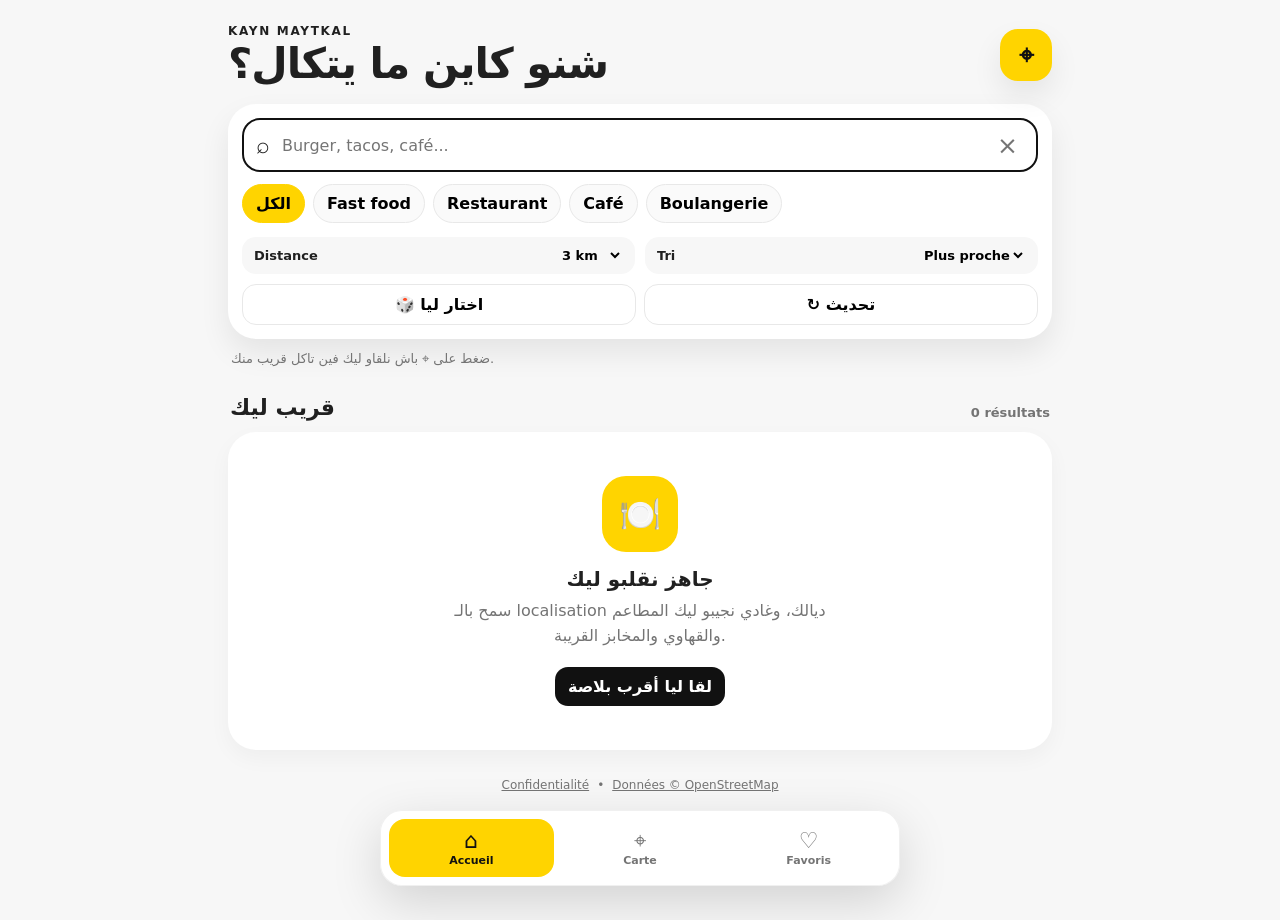
<file: index.html>
<!doctype html>
<html lang="fr" dir="ltr">
<head>
  <meta charset="utf-8" />
  <meta name="viewport" content="width=device-width, initial-scale=1, viewport-fit=cover" />
  <meta name="theme-color" content="#FFD400" />
  <meta name="description" content="Kayn Maytkal — trouve rapidement où manger autour de toi." />
  <meta name="robots" content="index,follow" />
  <meta name="apple-mobile-web-app-capable" content="yes" />
  <meta name="apple-mobile-web-app-status-bar-style" content="default" />
  <meta name="apple-mobile-web-app-title" content="Kayn Maytkal" />
  <title>Kayn Maytkal — فين ناكل؟</title>
  <link rel="manifest" href="manifest.json" />
  <link rel="icon" href="icons/icon-192.png" />
  <link rel="apple-touch-icon" href="icons/icon-192.png" />
  <link rel="preconnect" href="https://overpass-api.de" />
  <link rel="stylesheet" href="style.css" />
</head>
<body>
  <div id="splash" class="splash" aria-hidden="false">
    <div class="brand-mark">K</div>
    <div class="brand-name">Kayn Maytkal</div>
    <div class="brand-sub">فين ناكل؟ الجواب قريب منك.</div>
  </div>

  <div id="offlineBanner" class="offline-banner" role="status" hidden>
    ما كاينش الإنترنت دابا. المفضلة ديالك باقية خدامة.
  </div>

  <main class="app-shell">
    <header class="topbar">
      <div>
        <p class="eyebrow">Kayn Maytkal</p>
        <h1>شنو كاين ما يتكال؟</h1>
      </div>
      <div class="top-actions">
        <button id="installBtn" class="icon-btn secondary" aria-label="Installer l'application" title="Installer" hidden>⇩</button>
        <button id="locateBtn" class="icon-btn" aria-label="Utiliser ma localisation" title="Ma position">⌖</button>
      </div>
    </header>

    <section class="search-card" aria-label="Recherche et filtres">
      <label for="searchInput" class="sr-only">Rechercher</label>
      <div class="search-row">
        <span aria-hidden="true">⌕</span>
        <input id="searchInput" type="search" placeholder="Burger, tacos, café..." autocomplete="off" />
        <button id="clearSearch" class="text-btn" aria-label="Effacer">×</button>
      </div>
      <div class="chips" id="categoryChips" role="group" aria-label="Catégories">
        <button class="chip active" data-category="all">الكل</button>
        <button class="chip" data-category="fast_food">Fast food</button>
        <button class="chip" data-category="restaurant">Restaurant</button>
        <button class="chip" data-category="cafe">Café</button>
        <button class="chip" data-category="bakery">Boulangerie</button>
      </div>
      <div class="filters-row">
        <label>Distance
          <select id="radiusSelect" aria-label="Distance maximale">
            <option value="1000">1 km</option>
            <option value="3000" selected>3 km</option>
            <option value="5000">5 km</option>
            <option value="10000">10 km</option>
          </select>
        </label>
        <label>Tri
          <select id="sortSelect" aria-label="Trier les résultats">
            <option value="distance" selected>Plus proche</option>
            <option value="name">Nom</option>
          </select>
        </label>
      </div>
      <div class="quick-actions">
        <button id="surpriseBtn" class="ghost-btn">🎲 اختار ليا</button>
        <button id="refreshBtn" class="ghost-btn">↻ تحديث</button>
      </div>
    </section>

    <section class="status-wrap" aria-live="polite">
      <p id="statusText" class="status">ضغط على ⌖ باش نلقاو ليك فين تاكل قريب منك.</p>
    </section>

    <section id="resultsView" class="view active-view">
      <div class="section-heading">
        <h2>قريب ليك</h2>
        <span id="resultCount">0 résultats</span>
      </div>
      <div id="results" class="results-grid"></div>
      <div id="emptyState" class="empty-state">
        <div class="empty-icon">🍽️</div>
        <h3>جاهز نقلبو ليك</h3>
        <p>سمح بالـ localisation ديالك، وغادي نجيبو ليك المطاعم والقهاوي والمخابز القريبة.</p>
        <button id="emptyLocateBtn" class="primary-btn">لقا ليا أقرب بلاصة</button>
      </div>
    </section>

    <section id="mapView" class="view" aria-label="Carte">
      <div id="map"></div>
    </section>

    <section id="favoritesView" class="view">
      <div class="section-heading">
        <h2>المفضلة</h2>
        <span id="favoriteCount">0</span>
      </div>
      <div id="favorites" class="results-grid"></div>
      <div id="favoritesEmpty" class="empty-state">
        <div class="empty-icon">♡</div>
        <h3>ما عندك حتى مفضلة</h3>
        <p>ضغط على القلب فشي بلاصة باش تبقى محفوظة هنا.</p>
      </div>
    </section>

    <footer class="app-footer">
      <button id="privacyBtn" class="footer-link">Confidentialité</button>
      <span>•</span>
      <a class="footer-link" href="https://www.openstreetmap.org/copyright" target="_blank" rel="noopener">Données © OpenStreetMap</a>
    </footer>
  </main>

  <nav class="bottom-nav" aria-label="Navigation principale">
    <button class="nav-item active" data-view="resultsView"><span>⌂</span><small>Accueil</small></button>
    <button class="nav-item" data-view="mapView"><span>⌖</span><small>Carte</small></button>
    <button class="nav-item" data-view="favoritesView"><span>♡</span><small>Favoris</small></button>
  </nav>

  <dialog id="privacyDialog" class="modal">
    <div class="modal-head">
      <h2>Confidentialité</h2>
      <button id="privacyClose" class="text-btn" aria-label="Fermer">×</button>
    </div>
    <p>Kayn Maytkal utilise ta position uniquement quand tu l'autorises pour chercher des lieux proches. Les coordonnées de la recherche sont envoyées au service public Overpass/OpenStreetMap afin de récupérer les résultats.</p>
    <p>La position n'est pas enregistrée par cette application. Les favoris sont stockés localement sur ton appareil.</p>
    <a href="privacy.html">Lire la politique complète</a>
  </dialog>

  <template id="placeCardTemplate">
    <article class="place-card">
      <div class="place-main">
        <div class="place-icon">🍴</div>
        <div class="place-info">
          <div class="place-title-row">
            <h3 class="place-name"></h3>
            <button class="favorite-btn" aria-label="Ajouter aux favoris">♡</button>
          </div>
          <p class="place-meta"></p>
          <p class="place-address"></p>
          <div class="contact-row" hidden>
            <a class="phone-link" href="#" rel="nofollow">Appeler</a>
            <a class="website-link" href="#" target="_blank" rel="noopener nofollow">Site</a>
          </div>
          <div class="place-actions">
            <button class="route-btn">Itinéraire</button>
            <button class="map-btn">Voir carte</button>
            <button class="share-btn">Partager</button>
          </div>
        </div>
      </div>
    </article>
  </template>

  <script src="app.js"></script>
</body>
</html>
</file>
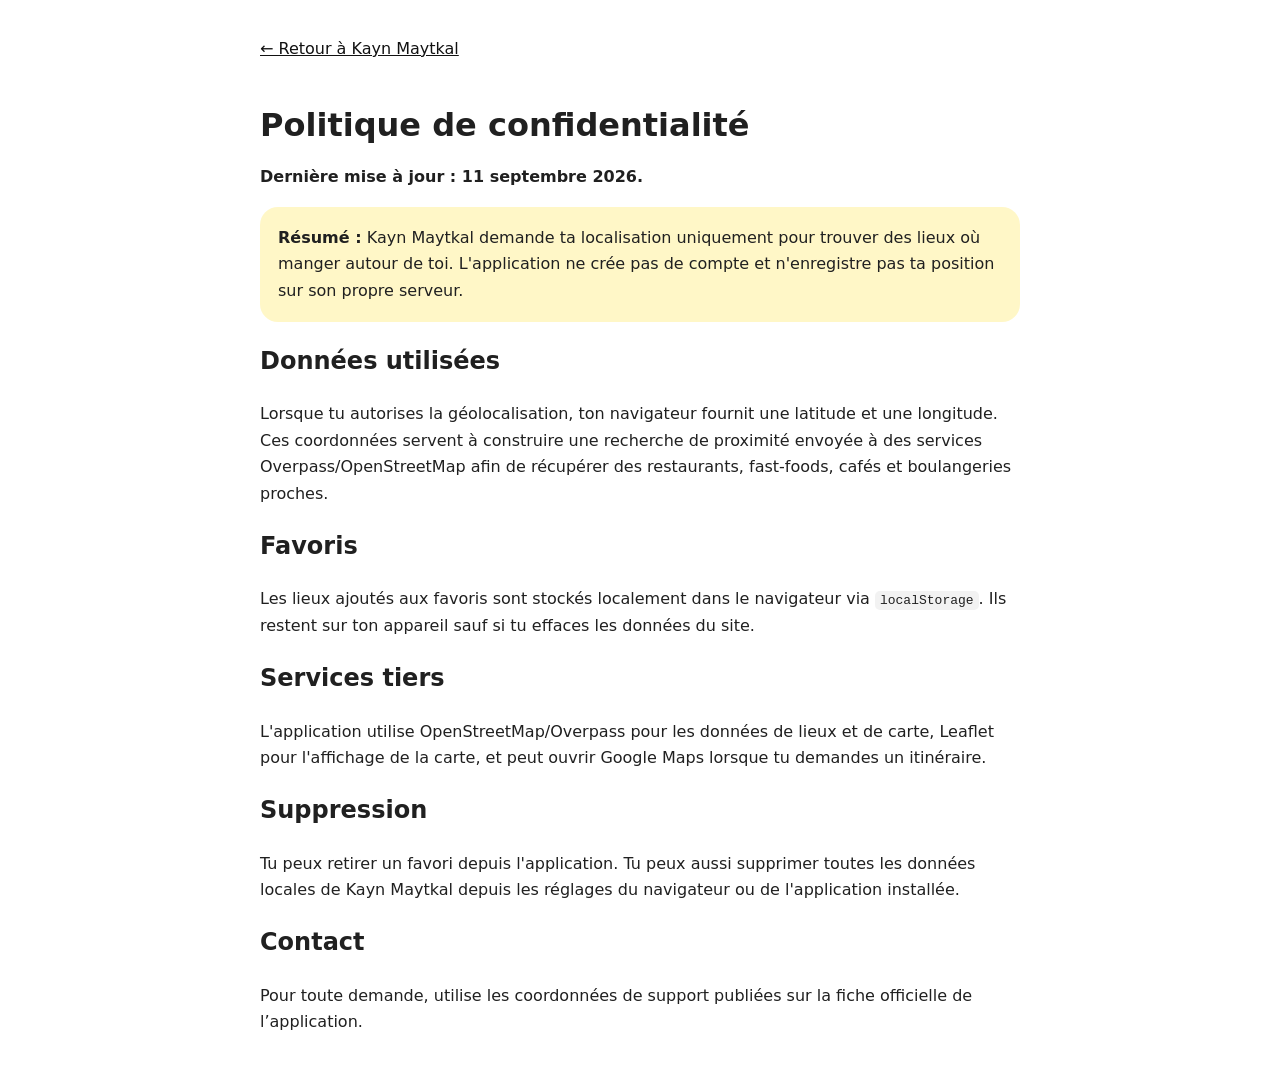
<file: privacy.html>
<!doctype html>
<html lang="fr">
<head>
  <meta charset="utf-8" />
  <meta name="viewport" content="width=device-width,initial-scale=1" />
  <meta name="theme-color" content="#FFD400" />
  <title>Politique de confidentialité — Kayn Maytkal</title>
  <style>
    body{font-family:system-ui,-apple-system,Segoe UI,Arial,sans-serif;max-width:760px;margin:0 auto;padding:36px 20px;line-height:1.65;color:#202020}h1{line-height:1.1}a{color:#111}code{background:#f2f2f2;padding:2px 5px;border-radius:5px}.back{display:inline-block;margin-bottom:24px}.box{background:#fff7c7;border-radius:18px;padding:18px}
  </style>
</head>
<body>
  <a class="back" href="./">← Retour à Kayn Maytkal</a>
  <h1>Politique de confidentialité</h1>
  <p><strong>Dernière mise à jour : 11 septembre 2026.</strong></p>
  <div class="box"><strong>Résumé :</strong> Kayn Maytkal demande ta localisation uniquement pour trouver des lieux où manger autour de toi. L'application ne crée pas de compte et n'enregistre pas ta position sur son propre serveur.</div>
  <h2>Données utilisées</h2>
  <p>Lorsque tu autorises la géolocalisation, ton navigateur fournit une latitude et une longitude. Ces coordonnées servent à construire une recherche de proximité envoyée à des services Overpass/OpenStreetMap afin de récupérer des restaurants, fast-foods, cafés et boulangeries proches.</p>
  <h2>Favoris</h2>
  <p>Les lieux ajoutés aux favoris sont stockés localement dans le navigateur via <code>localStorage</code>. Ils restent sur ton appareil sauf si tu effaces les données du site.</p>
  <h2>Services tiers</h2>
  <p>L'application utilise OpenStreetMap/Overpass pour les données de lieux et de carte, Leaflet pour l'affichage de la carte, et peut ouvrir Google Maps lorsque tu demandes un itinéraire.</p>
  <h2>Suppression</h2>
  <p>Tu peux retirer un favori depuis l'application. Tu peux aussi supprimer toutes les données locales de Kayn Maytkal depuis les réglages du navigateur ou de l'application installée.</p>
  <h2>Contact</h2>
  <p>Pour toute demande, utilise les coordonnées de support publiées sur la fiche officielle de l’application.</p>
</body>
</html>
</file>
<file: style.css>
:root {
  --yellow: #ffd400;
  --yellow-soft: #fff3ad;
  --black: #111111;
  --ink: #202020;
  --muted: #747474;
  --line: #e8e8e8;
  --bg: #f7f7f7;
  --white: #ffffff;
  --danger: #b42318;
  --shadow: 0 14px 30px rgba(0,0,0,.08);
  --radius: 22px;
}
* { box-sizing: border-box; }
html { color-scheme: light; }
html, body { margin: 0; min-height: 100%; background: var(--bg); color: var(--ink); font-family: Inter, ui-sans-serif, system-ui, -apple-system, BlinkMacSystemFont, "Segoe UI", Arial, sans-serif; }
body { padding-top: env(safe-area-inset-top); }
button, input, select { font: inherit; }
button, a { -webkit-tap-highlight-color: transparent; }
button { cursor: pointer; }
button:disabled { opacity:.55; cursor:not-allowed; }
a { color: inherit; }
.sr-only { position:absolute; width:1px; height:1px; padding:0; margin:-1px; overflow:hidden; clip:rect(0,0,0,0); white-space:nowrap; border:0; }
.splash { position: fixed; z-index: 9999; inset: 0; background: var(--yellow); display: grid; place-content: center; text-align: center; transition: opacity .45s ease, visibility .45s ease; }
.splash.hidden { opacity: 0; visibility: hidden; }
.brand-mark { width: 92px; height: 92px; margin: 0 auto 18px; border-radius: 28px; background: var(--black); color: var(--yellow); display: grid; place-items: center; font-size: 54px; font-weight: 900; box-shadow: 0 16px 0 rgba(0,0,0,.12); }
.brand-name { font-size: 34px; font-weight: 900; letter-spacing: -1px; }
.brand-sub { margin-top: 8px; font-weight: 700; }
.offline-banner { position:sticky; top:0; z-index:1100; background:var(--black); color:var(--white); padding:10px 18px; text-align:center; font-size:13px; font-weight:800; }
.app-shell { max-width: 860px; margin: 0 auto; padding: 24px 18px calc(122px + env(safe-area-inset-bottom)); }
.topbar { display:flex; align-items:center; justify-content:space-between; gap:16px; margin-bottom: 18px; }
.top-actions { display:flex; gap:8px; }
.eyebrow { margin:0 0 4px; font-size:12px; font-weight:900; text-transform:uppercase; letter-spacing:1.7px; }
h1 { margin: 0; font-size: clamp(28px, 6vw, 42px); line-height:1.05; letter-spacing:-1px; }
.icon-btn { border:0; width:52px; height:52px; border-radius:18px; background:var(--yellow); color:var(--black); font-size:26px; font-weight:900; box-shadow: var(--shadow); }
.icon-btn.secondary { background:var(--white); border:1px solid var(--line); }
.search-card { background: var(--white); border-radius: 28px; padding: 14px; box-shadow: var(--shadow); }
.search-row { display:grid; grid-template-columns:auto 1fr auto; align-items:center; gap:10px; border:2px solid var(--black); border-radius:18px; padding:0 12px; min-height:54px; }
.search-row:focus-within { box-shadow:0 0 0 4px rgba(255,212,0,.35); }
.search-row span { font-size:23px; }
.search-row input { border:0; outline:none; width:100%; font-size:16px; background:transparent; }
.text-btn { border:0; background:transparent; font-size:25px; color:var(--muted); }
.chips { display:flex; gap:8px; overflow-x:auto; padding:12px 0 2px; scrollbar-width:none; }
.chips::-webkit-scrollbar { display:none; }
.chip { white-space:nowrap; border:1px solid var(--line); background:#fafafa; border-radius:999px; padding:9px 13px; font-weight:800; }
.chip.active { background:var(--yellow); border-color:var(--yellow); }
.filters-row { display:grid; grid-template-columns:1fr 1fr; gap:10px; margin-top:12px; }
.filters-row label { display:flex; align-items:center; justify-content:space-between; gap:8px; background:#f7f7f7; border-radius:14px; padding:10px 12px; font-size:13px; font-weight:800; }
.filters-row select { border:0; background:transparent; outline:none; max-width:120px; }
.quick-actions { display:flex; gap:8px; margin-top:10px; }
.ghost-btn { flex:1; border:1px solid var(--line); background:var(--white); border-radius:14px; padding:10px 12px; font-weight:900; }
.status-wrap { min-height: 34px; }
.status { color:var(--muted); font-size:13px; margin:12px 3px 8px; }
.section-heading { display:flex; justify-content:space-between; align-items:end; gap:12px; margin:10px 2px 12px; }
.section-heading h2 { margin:0; font-size:22px; }
.section-heading span { color:var(--muted); font-size:13px; font-weight:700; }
.results-grid { display:grid; gap:12px; }
.place-card { background:var(--white); border:1px solid rgba(0,0,0,.04); border-radius:var(--radius); padding:16px; box-shadow:0 8px 22px rgba(0,0,0,.05); }
.place-main { display:grid; grid-template-columns:54px 1fr; gap:12px; }
.place-icon { width:54px; height:54px; border-radius:18px; background:var(--yellow-soft); display:grid; place-items:center; font-size:25px; }
.place-title-row { display:flex; gap:10px; justify-content:space-between; align-items:start; }
.place-name { margin:0; font-size:17px; line-height:1.2; overflow-wrap:anywhere; }
.favorite-btn { flex:0 0 auto; border:0; background:#f5f5f5; width:36px; height:36px; border-radius:12px; font-size:20px; }
.favorite-btn.active { background:var(--yellow); }
.place-meta, .place-address { margin:5px 0 0; color:var(--muted); font-size:13px; line-height:1.35; }
.contact-row { display:flex; gap:10px; margin-top:9px; font-size:12px; font-weight:800; }
.contact-row a { text-decoration:none; border-bottom:1px solid currentColor; }
.place-actions { display:flex; flex-wrap:wrap; gap:8px; margin-top:12px; }
.route-btn, .map-btn, .share-btn, .primary-btn { border:0; border-radius:13px; padding:10px 13px; font-weight:900; }
.route-btn, .primary-btn { background:var(--black); color:var(--white); }
.map-btn { background:var(--yellow); color:var(--black); }
.share-btn { background:#f2f2f2; color:var(--black); }
.empty-state { text-align:center; padding:44px 24px; background:var(--white); border-radius:28px; box-shadow:0 8px 22px rgba(0,0,0,.04); }
.empty-icon { width:76px; height:76px; border-radius:24px; display:grid; place-items:center; margin:0 auto 15px; background:var(--yellow); font-size:34px; }
.empty-state h3 { margin:0 0 8px; font-size:20px; }
.empty-state p { margin:0 auto 18px; max-width:390px; color:var(--muted); line-height:1.55; }
.view { display:none; }
.active-view { display:block; }
#map { width:100%; height:calc(100vh - 220px); min-height:480px; border-radius:26px; overflow:hidden; box-shadow:var(--shadow); background:#e8e8e8; }
.bottom-nav { position:fixed; z-index:1000; left:50%; bottom:max(14px, env(safe-area-inset-bottom)); transform:translateX(-50%); width:min(520px, calc(100% - 26px)); display:grid; grid-template-columns:repeat(3,1fr); gap:4px; padding:8px; border:1px solid rgba(0,0,0,.06); border-radius:22px; background:rgba(255,255,255,.94); backdrop-filter: blur(15px); box-shadow:0 16px 50px rgba(0,0,0,.15); }
.nav-item { border:0; background:transparent; border-radius:16px; min-height:58px; display:grid; place-items:center; align-content:center; gap:2px; color:var(--muted); }
.nav-item span { font-size:22px; line-height:1; }
.nav-item small { font-size:11px; font-weight:800; }
.nav-item.active { background:var(--yellow); color:var(--black); }
.app-footer { display:flex; justify-content:center; align-items:center; gap:8px; margin:28px 0 6px; color:var(--muted); font-size:12px; }
.footer-link { border:0; background:transparent; padding:0; color:inherit; text-decoration:underline; font-size:inherit; }
.modal { width:min(520px, calc(100% - 28px)); border:0; border-radius:24px; padding:22px; box-shadow:0 24px 90px rgba(0,0,0,.28); }
.modal::backdrop { background:rgba(0,0,0,.42); backdrop-filter:blur(4px); }
.modal-head { display:flex; justify-content:space-between; align-items:center; gap:12px; }
.modal-head h2 { margin:0; }
.modal p { color:var(--muted); line-height:1.55; }
.leaflet-popup-content-wrapper { border-radius:16px; }
.surprise-highlight { outline:4px solid var(--yellow); animation:pulse .8s ease 2; }
@keyframes pulse { 50% { transform:scale(1.01); } }
@media (min-width:700px) {
  .results-grid { grid-template-columns:1fr 1fr; }
  .empty-state { grid-column:1/-1; }
}
@media (max-width:420px) {
  .filters-row { grid-template-columns:1fr; }
  .quick-actions { flex-direction:column; }
  .app-shell { padding-left:13px; padding-right:13px; }
}
@media (prefers-reduced-motion: reduce) {
  *, *::before, *::after { scroll-behavior:auto !important; animation-duration:.01ms !important; transition-duration:.01ms !important; }
}
</file>
